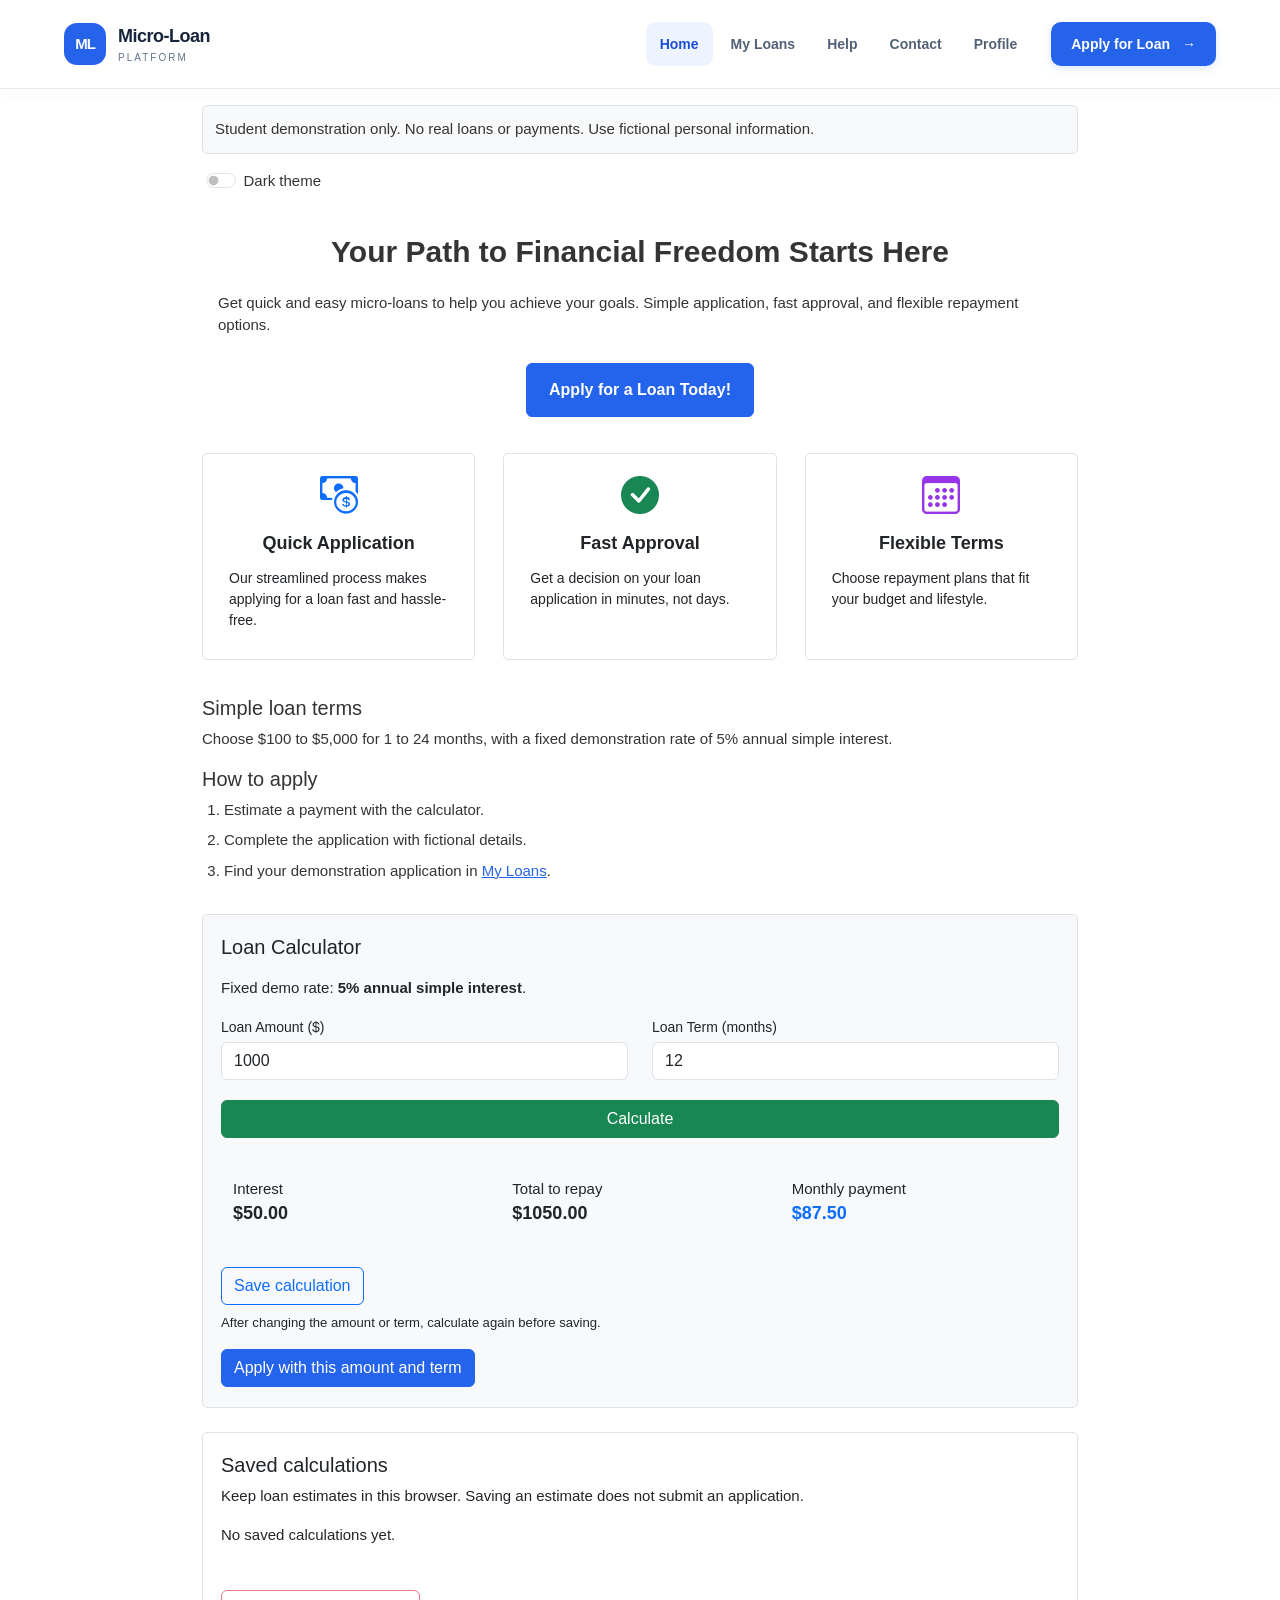
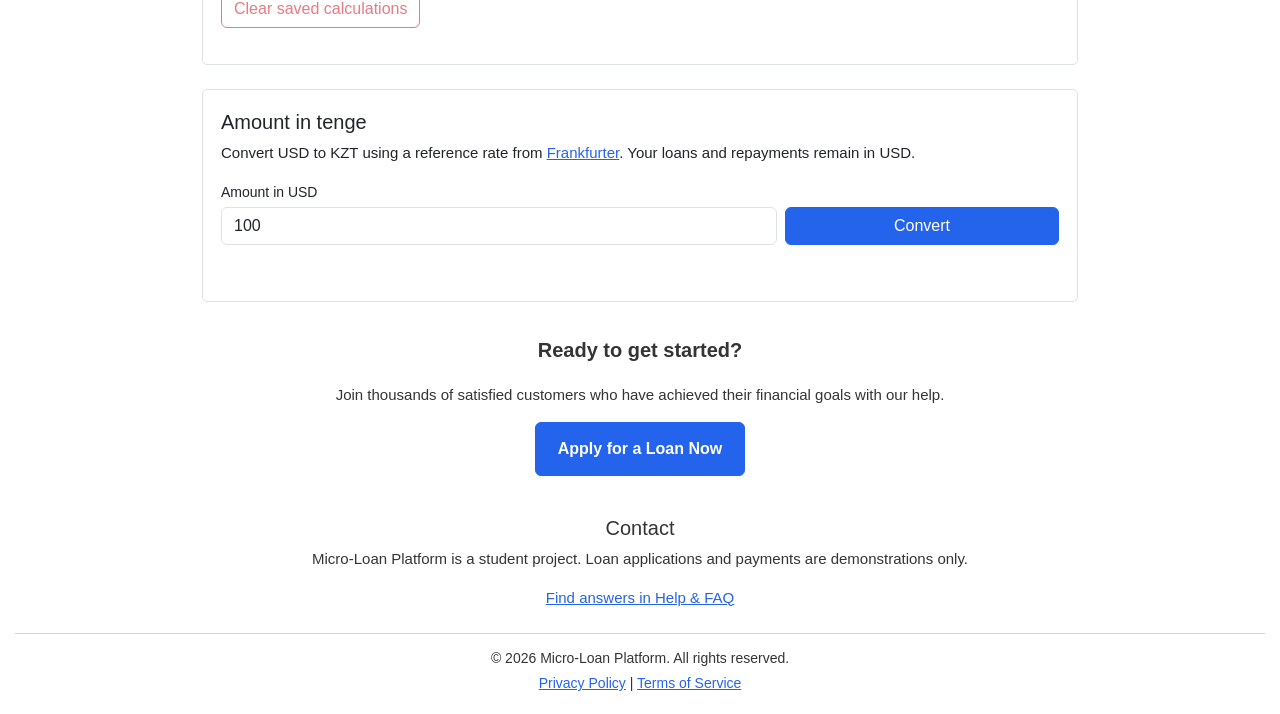
<file: index.html>
<!DOCTYPE html>
<html lang="en">
<head>
  <meta charset="UTF-8">
  <meta name="viewport" content="width=device-width, initial-scale=1.0">
  <meta name="description" content="Micro-Loan Platform: a student demo of a simple micro-loan application website.">
  <title>Home | Micro-Loan Platform</title>
  <link href="https://cdn.jsdelivr.net/npm/bootstrap@5.3.3/dist/css/bootstrap.min.css" rel="stylesheet">
  <link href="https://cdn.jsdelivr.net/npm/bootstrap-icons@1.11.3/font/bootstrap-icons.min.css" rel="stylesheet">
  <link href="css/common.css" rel="stylesheet">
  <link href="css/public.css" rel="stylesheet">
  <link rel="stylesheet" href="css/navbar.css">
  <link rel="stylesheet" href="css/theme.css">
  <script src="js/theme.js"></script>
</head>
<body>
  <header class="site-header">
    <div class="navbar-shell">
      <a class="nav-brand" href="index.html" aria-label="Micro-Loan Platform home">
        <span class="nav-brand-mark" aria-hidden="true">ML</span>
        <span><span class="nav-brand-name">Micro-Loan</span><span class="nav-brand-caption">Platform</span></span>
      </a>
      <input class="nav-menu-toggle" id="nav-menu-toggle" type="checkbox" aria-label="Toggle navigation menu" aria-controls="primary-navigation">
      <label class="nav-toggle" for="nav-menu-toggle">
        <span aria-hidden="true"></span><span aria-hidden="true"></span><span aria-hidden="true"></span>
      </label>
      <nav id="primary-navigation" class="primary-nav" aria-label="Main navigation">
        <ul class="primary-links">
          <li><a href="index.html" aria-current="page">Home</a></li>
          <li><a href="loans.html">My Loans</a></li>
          <li><a href="help.html">Help</a></li>
          <li><a href="index.html#contact">Contact</a></li>
          <li><a href="loans.html#profile-demo">Profile</a></li>
          <li class="nav-apply"><a class="nav-cta" href="apply.html">Apply for Loan<span aria-hidden="true">&rarr;</span></a></li>
        </ul>
      </nav>
    </div>
  </header>

  <main class="container page-content">
    <p class="demo-notice mt-3">Student demonstration only. No real loans or payments. Use fictional personal information.</p>
    <section class="theme-setting" aria-label="Appearance">
      <div class="form-check form-switch">
        <input id="dark-theme" class="form-check-input" type="checkbox" role="switch" aria-describedby="theme-message">
        <label class="form-check-label" for="dark-theme">Dark theme</label>
      </div>
      <p id="theme-message" class="small mb-0" role="status"></p>
    </section>
    <section class="hero text-center" aria-labelledby="hero-title">
      <h1 id="hero-title">Your Path to Financial Freedom Starts Here</h1>
      <p class="hero-description">Get quick and easy micro-loans to help you achieve your goals. Simple application, fast approval, and flexible repayment options.</p>
      <a class="btn btn-primary main-cta" href="apply.html">Apply for a Loan Today!</a>
    </section>

    <section class="feature-grid" aria-label="Loan benefits">
      <article class="card feature-card text-center">
        <i class="bi bi-cash-coin feature-icon text-primary" aria-hidden="true"></i>
        <h2>Quick Application</h2>
        <p>Our streamlined process makes applying for a loan fast and hassle-free.</p>
      </article>
      <article class="card feature-card text-center">
        <i class="bi bi-check-circle-fill feature-icon text-success" aria-hidden="true"></i>
        <h2>Fast Approval</h2>
        <p>Get a decision on your loan application in minutes, not days.</p>
      </article>
      <article class="card feature-card text-center">
        <i class="bi bi-calendar3 feature-icon calendar-icon" aria-hidden="true"></i>
        <h2>Flexible Terms</h2>
        <p>Choose repayment plans that fit your budget and lifestyle.</p>
      </article>
    </section>

    <section class="information-section" aria-labelledby="terms-title">
      <h2 id="terms-title">Simple loan terms</h2>
      <p>Choose $100 to $5,000 for 1 to 24 months, with a fixed demonstration rate of 5% annual simple interest.</p>
      <h2>How to apply</h2>
      <ol class="application-steps">
        <li>Estimate a payment with the calculator.</li>
        <li>Complete the application with fictional details.</li>
        <li>Find your demonstration application in <a href="loans.html">My Loans</a>.</li>
      </ol>
    </section>

    <section class="card calculator" aria-labelledby="calculator-title">
      <h2 id="calculator-title">Loan Calculator</h2>
      <p>Fixed demo rate: <strong>5% annual simple interest</strong>.</p>
      <form id="loan-calculator" novalidate>
        <div class="row">
          <div class="col-12 col-md-6 mb-3">
            <label class="form-label" for="loan-amount">Loan Amount ($)</label>
            <input class="form-control" id="loan-amount" name="amount" type="number" value="1000" min="100" max="5000" step="0.01" required aria-describedby="loan-amount-error">
            <p class="field-error mb-0" id="loan-amount-error"></p>
          </div>
          <div class="col-12 col-md-6 mb-3">
            <label class="form-label" for="loan-term">Loan Term (months)</label>
            <input class="form-control" id="loan-term" name="term" type="number" value="12" min="1" max="24" step="1" required aria-describedby="loan-term-error">
            <p class="field-error mb-0" id="loan-term-error"></p>
          </div>
        </div>
        <button class="btn btn-success w-100" type="submit">Calculate</button>
      </form>
      <p id="calculator-message" class="text-danger mt-3 mb-0" role="status"></p>
      <div id="calculation-results" aria-live="polite" hidden>
        <dl class="row calculation-results">
          <div class="col-12 col-sm-4"><dt>Interest</dt><dd id="loan-interest"></dd></div>
          <div class="col-12 col-sm-4"><dt>Total to repay</dt><dd id="loan-total"></dd></div>
          <div class="col-12 col-sm-4"><dt>Monthly payment</dt><dd id="monthly-payment" class="text-primary"></dd></div>
        </dl>
      </div>
      <button id="save-calculation" class="btn btn-outline-primary mt-3 align-self-start" type="button" disabled aria-describedby="save-calculation-help">Save calculation</button>
      <p id="save-calculation-help" class="small mt-2 mb-0">After changing the amount or term, calculate again before saving.</p>
      <a id="calculator-apply" class="btn btn-primary mt-3 align-self-start" hidden>Apply with this amount and term</a>
    </section>

    <section class="card final-tool mt-4" aria-labelledby="saved-calculations-title">
      <h2 id="saved-calculations-title" tabindex="-1">Saved calculations</h2>
      <p>Keep loan estimates in this browser. Saving an estimate does not submit an application.</p>
      <p id="saved-calculation-empty">No saved calculations yet.</p>
      <ul id="saved-calculation-list" class="saved-calculation-list" aria-label="Saved loan estimates"></ul>
      <button id="clear-saved-calculations" class="btn btn-outline-danger align-self-start" type="button" disabled>Clear saved calculations</button>
      <p id="saved-calculation-message" class="mt-3 mb-0" role="status"></p>
    </section>

    <section class="card final-tool mt-4" aria-labelledby="currency-title">
      <h2 id="currency-title">Amount in tenge</h2>
      <p>Convert USD to KZT using a reference rate from <a href="https://frankfurter.dev/" target="_blank" rel="noopener noreferrer">Frankfurter</a>. Your loans and repayments remain in USD.</p>
      <form id="currency-form" novalidate>
        <label class="form-label" for="currency-amount">Amount in USD</label>
        <div class="row align-items-start g-2">
          <div class="col-12 col-sm-8">
            <input class="form-control" id="currency-amount" name="usd" type="number" min="0.01" step="0.01" value="100" required aria-describedby="currency-amount-error">
            <p id="currency-amount-error" class="field-error mb-0"></p>
          </div>
          <div class="col-12 col-sm-4">
            <button id="convert-currency" class="btn btn-primary w-100" type="submit">Convert</button>
          </div>
        </div>
      </form>
      <p id="currency-message" class="mt-3 mb-0" role="status"></p>
      <div id="currency-result" class="mt-3" aria-live="polite"></div>
    </section>

    <section class="bottom-cta text-center" aria-labelledby="cta-title">
      <h2 id="cta-title">Ready to get started?</h2>
      <p>Join thousands of satisfied customers who have achieved their financial goals with our help.</p>
      <a class="btn btn-primary main-cta" href="apply.html">Apply for a Loan Now</a>
    </section>

    <section id="contact" class="contact-section text-center" aria-labelledby="contact-title">
      <h2 id="contact-title">Contact</h2>
      <p>Micro-Loan Platform is a student project. Loan applications and payments are demonstrations only.</p>
      <a href="help.html">Find answers in Help &amp; FAQ</a>
    </section>
  </main>

  <footer class="site-footer text-center">
    <p class="mb-1">© 2026 Micro-Loan Platform. All rights reserved.</p>
    <nav aria-label="Legal navigation">
      <a href="loan-details.html#privacy">Privacy Policy</a>
      <span aria-hidden="true"> | </span>
      <a href="loan-details.html#terms">Terms of Service</a>
    </nav>
  </footer>
  <script src="js/store.js" defer></script>
  <script src="js/public.js" defer></script>
  <script src="js/currency.js" defer></script>
  <script src="js/saved-calculations.js" defer></script>
</body>
</html>
</file>
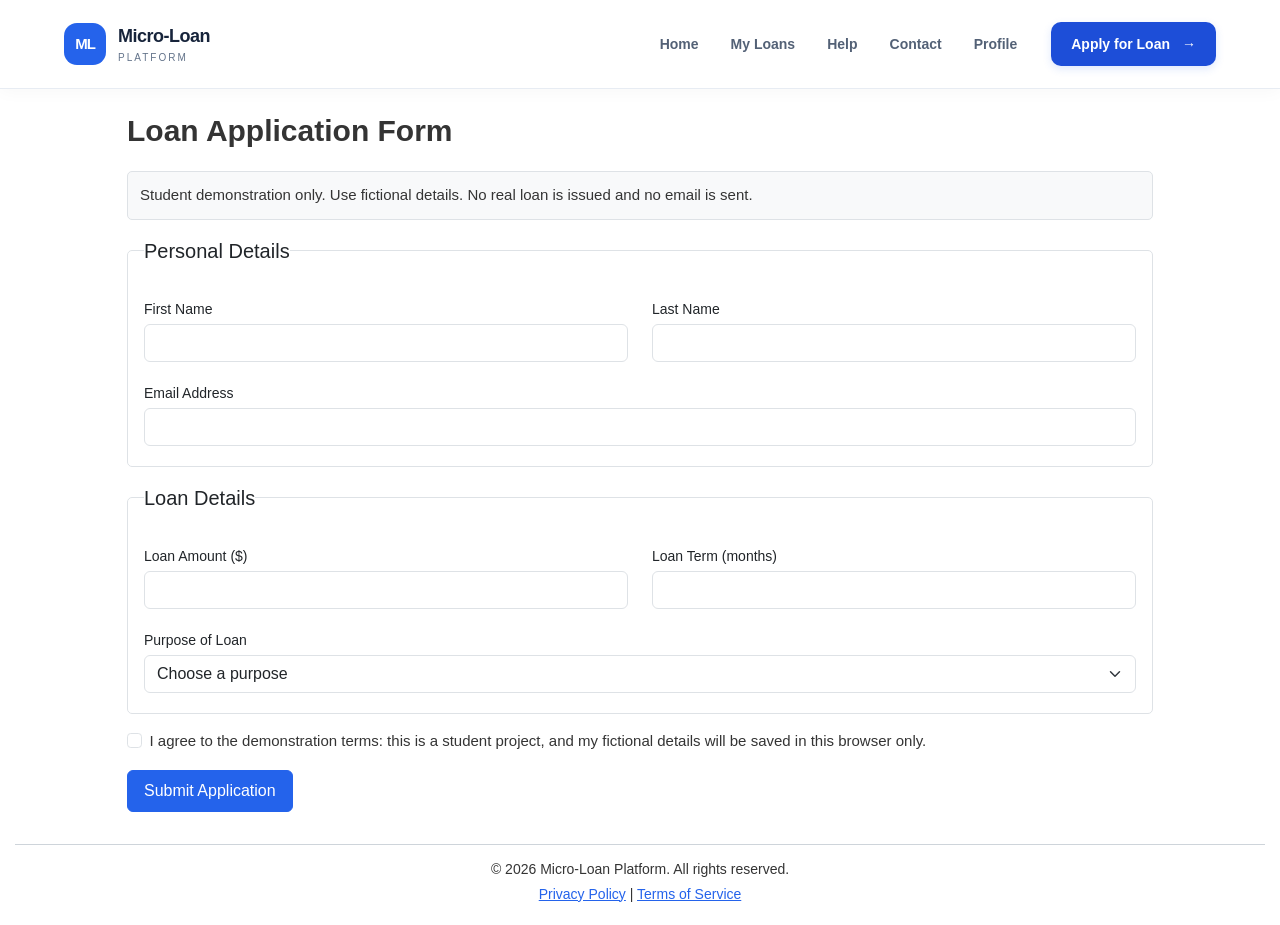
<file: apply.html>
<!DOCTYPE html>
<html lang="en">
<head>
  <meta charset="UTF-8">
  <meta name="viewport" content="width=device-width, initial-scale=1.0">
  <meta name="description" content="Loan Application Form for the Micro-Loan Platform student demonstration.">
  <title>Loan Application Form | Micro-Loan Platform</title>
  <link href="https://cdn.jsdelivr.net/npm/bootstrap@5.3.3/dist/css/bootstrap.min.css" rel="stylesheet">
  <link href="css/common.css" rel="stylesheet">
  <link href="css/public.css" rel="stylesheet">
  <link rel="stylesheet" href="css/navbar.css">
  <link rel="stylesheet" href="css/theme.css">
  <script src="js/theme.js"></script>
</head>
<body>
  <header class="site-header">
    <div class="navbar-shell">
      <a class="nav-brand" href="index.html" aria-label="Micro-Loan Platform home">
        <span class="nav-brand-mark" aria-hidden="true">ML</span>
        <span><span class="nav-brand-name">Micro-Loan</span><span class="nav-brand-caption">Platform</span></span>
      </a>
      <input class="nav-menu-toggle" id="nav-menu-toggle" type="checkbox" aria-label="Toggle navigation menu" aria-controls="primary-navigation">
      <label class="nav-toggle" for="nav-menu-toggle">
        <span aria-hidden="true"></span><span aria-hidden="true"></span><span aria-hidden="true"></span>
      </label>
      <nav id="primary-navigation" class="primary-nav" aria-label="Main navigation">
        <ul class="primary-links">
          <li><a href="index.html">Home</a></li>
          <li><a href="loans.html">My Loans</a></li>
          <li><a href="help.html">Help</a></li>
          <li><a href="index.html#contact">Contact</a></li>
          <li><a href="loans.html#profile-demo">Profile</a></li>
          <li class="nav-apply"><a class="nav-cta" href="apply.html" aria-current="page">Apply for Loan<span aria-hidden="true">&rarr;</span></a></li>
        </ul>
      </nav>
    </div>
  </header>
  <main class="container application-page">
    <h1>Loan Application Form</h1>
    <p class="demo-notice">Student demonstration only. Use fictional details. No real loan is issued and no email is sent.</p>
    <form id="application-form" novalidate>
      <fieldset class="card p-3 mb-3">
        <legend class="float-none w-auto fs-5 mb-3">Personal Details</legend>
        <div class="row">
          <div class="col-12 col-md-6 mb-3">
            <label class="form-label" for="first-name">First Name</label>
            <input class="form-control" id="first-name" name="firstName" type="text" autocomplete="given-name" minlength="2" required aria-describedby="first-name-error">
            <p class="field-error mb-0" id="first-name-error"></p>
          </div>
          <div class="col-12 col-md-6 mb-3">
            <label class="form-label" for="last-name">Last Name</label>
            <input class="form-control" id="last-name" name="lastName" type="text" autocomplete="family-name" minlength="2" required aria-describedby="last-name-error">
            <p class="field-error mb-0" id="last-name-error"></p>
          </div>
          <div class="col-12">
            <label class="form-label" for="email">Email Address</label>
            <input class="form-control" id="email" name="email" type="email" autocomplete="email" required aria-describedby="email-error">
            <p class="field-error mb-0" id="email-error"></p>
          </div>
        </div>
      </fieldset>
      <fieldset class="card p-3 mb-3">
        <legend class="float-none w-auto fs-5 mb-3">Loan Details</legend>
        <div class="row">
          <div class="col-12 col-md-6 mb-3">
            <label class="form-label" for="application-amount">Loan Amount ($)</label>
            <input class="form-control" id="application-amount" name="amount" type="number" min="100" max="5000" step="0.01" required aria-describedby="application-amount-error">
            <p class="field-error mb-0" id="application-amount-error"></p>
          </div>
          <div class="col-12 col-md-6 mb-3">
            <label class="form-label" for="application-term">Loan Term (months)</label>
            <input class="form-control" id="application-term" name="termMonths" type="number" min="1" max="24" step="1" required aria-describedby="application-term-error">
            <p class="field-error mb-0" id="application-term-error"></p>
          </div>
          <div class="col-12">
            <label class="form-label" for="purpose">Purpose of Loan</label>
            <select class="form-select" id="purpose" name="purpose" required aria-describedby="purpose-error">
              <option value="">Choose a purpose</option>
              <option value="education">Education</option>
              <option value="business">Business</option>
              <option value="personal">Personal</option>
              <option value="other">Other</option>
            </select>
            <p class="field-error mb-0" id="purpose-error"></p>
          </div>
        </div>
      </fieldset>
      <div class="form-check mb-3">
        <input class="form-check-input" id="consent" name="consent" type="checkbox" required aria-describedby="consent-error">
        <label class="form-check-label" for="consent">I agree to the demonstration terms: this is a student project, and my fictional details will be saved in this browser only.</label>
        <p class="field-error mb-0" id="consent-error"></p>
      </div>
      <button class="btn btn-primary px-3 py-2" id="submit-application" type="submit">Submit Application</button>
      <div id="application-message" role="status" aria-live="polite"></div>
      <div id="application-next" class="mt-3" hidden>
        <a class="btn btn-primary" href="loans.html">View My Loans</a>
      </div>
    </form>
  </main>
  <footer class="site-footer text-center">
    <p class="mb-1">© 2026 Micro-Loan Platform. All rights reserved.</p>
    <nav aria-label="Legal navigation">
      <a href="loan-details.html#privacy">Privacy Policy</a>
      <span aria-hidden="true"> | </span>
      <a href="loan-details.html#terms">Terms of Service</a>
    </nav>
  </footer>
  <script src="js/store.js" defer></script>
  <script src="js/public.js" defer></script>
  <script src="js/application.js" defer></script>
</body>
</html>
</file>
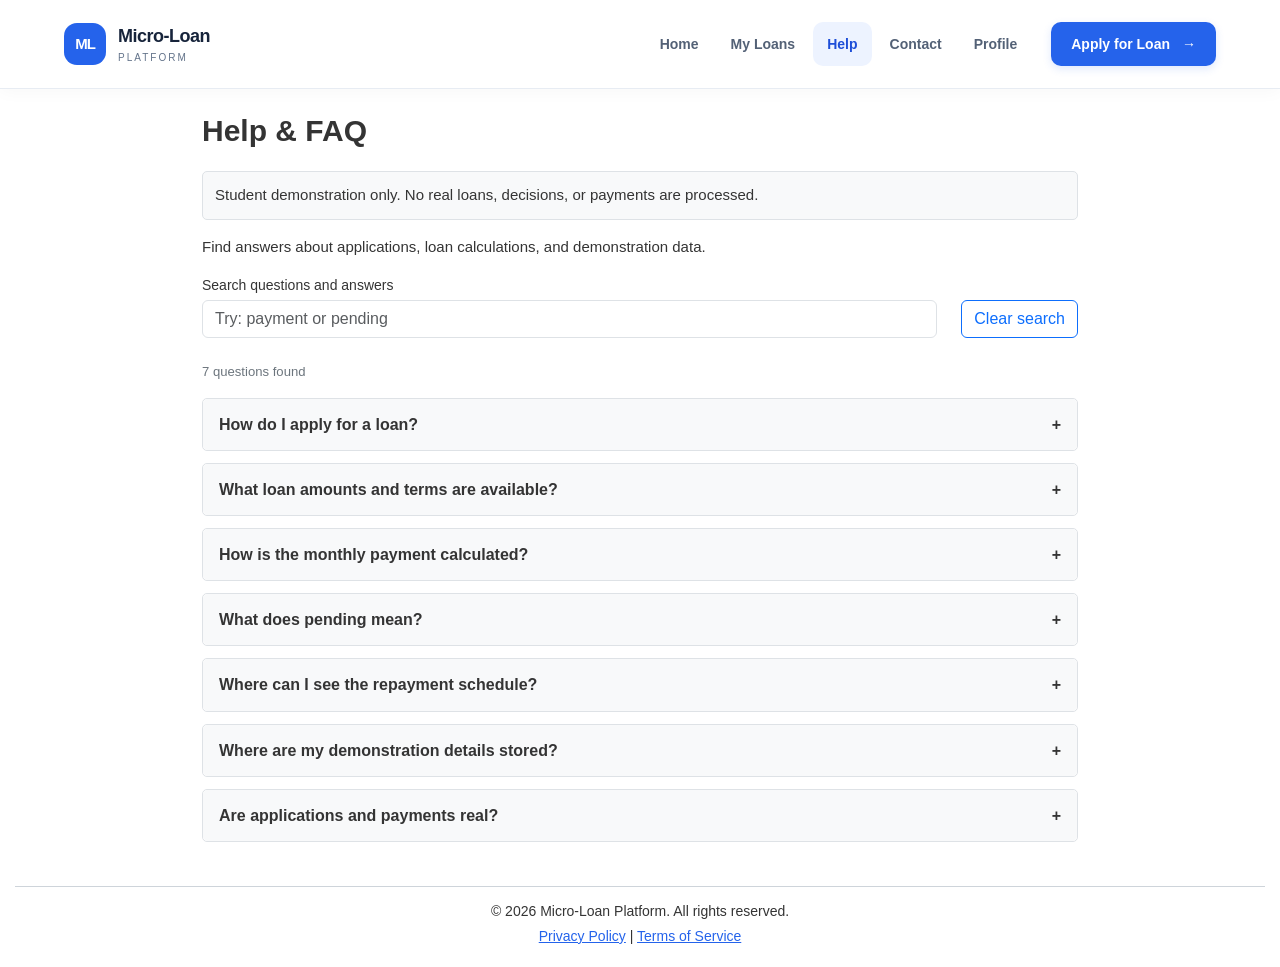
<file: help.html>
<!DOCTYPE html>
<html lang="en">
<head>
  <meta charset="UTF-8">
  <meta name="viewport" content="width=device-width, initial-scale=1.0">
  <meta name="description" content="Help &amp; FAQ for the Micro-Loan Platform student demonstration.">
  <title>Help &amp; FAQ | Micro-Loan Platform</title>
  <link href="https://cdn.jsdelivr.net/npm/bootstrap@5.3.3/dist/css/bootstrap.min.css" rel="stylesheet">
  <link href="css/common.css" rel="stylesheet">
  <link href="css/public.css" rel="stylesheet">
  <link rel="stylesheet" href="css/navbar.css">
  <link rel="stylesheet" href="css/theme.css">
  <script src="js/theme.js"></script>
</head>
<body>
  <header class="site-header">
    <div class="navbar-shell">
      <a class="nav-brand" href="index.html" aria-label="Micro-Loan Platform home">
        <span class="nav-brand-mark" aria-hidden="true">ML</span>
        <span><span class="nav-brand-name">Micro-Loan</span><span class="nav-brand-caption">Platform</span></span>
      </a>
      <input class="nav-menu-toggle" id="nav-menu-toggle" type="checkbox" aria-label="Toggle navigation menu" aria-controls="primary-navigation">
      <label class="nav-toggle" for="nav-menu-toggle">
        <span aria-hidden="true"></span><span aria-hidden="true"></span><span aria-hidden="true"></span>
      </label>
      <nav id="primary-navigation" class="primary-nav" aria-label="Main navigation">
        <ul class="primary-links">
          <li><a href="index.html">Home</a></li>
          <li><a href="loans.html">My Loans</a></li>
          <li><a href="help.html" aria-current="page">Help</a></li>
          <li><a href="index.html#contact">Contact</a></li>
          <li><a href="loans.html#profile-demo">Profile</a></li>
          <li class="nav-apply"><a class="nav-cta" href="apply.html">Apply for Loan<span aria-hidden="true">&rarr;</span></a></li>
        </ul>
      </nav>
    </div>
  </header>
  <main class="container help-page">
    <h1>Help &amp; FAQ</h1>
    <p class="demo-notice">Student demonstration only. No real loans, decisions, or payments are processed.</p>
    <p>Find answers about applications, loan calculations, and demonstration data.</p>
    <div class="row align-items-end mb-3">
      <div class="col-12 col-sm mb-2">
        <label class="form-label" for="faq-search">Search questions and answers</label>
        <input class="form-control" id="faq-search" type="search" placeholder="Try: payment or pending" aria-controls="faq-list">
      </div>
      <div class="col-12 col-sm-auto mb-2">
        <button class="btn btn-outline-primary" id="clear-faq" type="button">Clear search</button>
      </div>
    </div>
    <p class="small text-secondary" id="faq-count" aria-live="polite"></p>
    <p id="faq-status" role="status">Questions could not be loaded. Check your internet connection and reload the page.</p>
    <div id="faq-list"></div>
    <p id="faq-empty" class="alert alert-info" role="status" style="display: none;">No questions found. Try another search.</p>
    <noscript><p>Enable JavaScript to search and read the FAQ.</p></noscript>
  </main>
  <footer class="site-footer text-center">
    <p class="mb-1">© 2026 Micro-Loan Platform. All rights reserved.</p>
    <nav aria-label="Legal navigation">
      <a href="loan-details.html#privacy">Privacy Policy</a>
      <span aria-hidden="true"> | </span>
      <a href="loan-details.html#terms">Terms of Service</a>
    </nav>
  </footer>
  <script src="https://code.jquery.com/jquery-3.7.1.min.js" defer></script>
  <script src="js/help.js" defer></script>
</body>
</html>
</file>
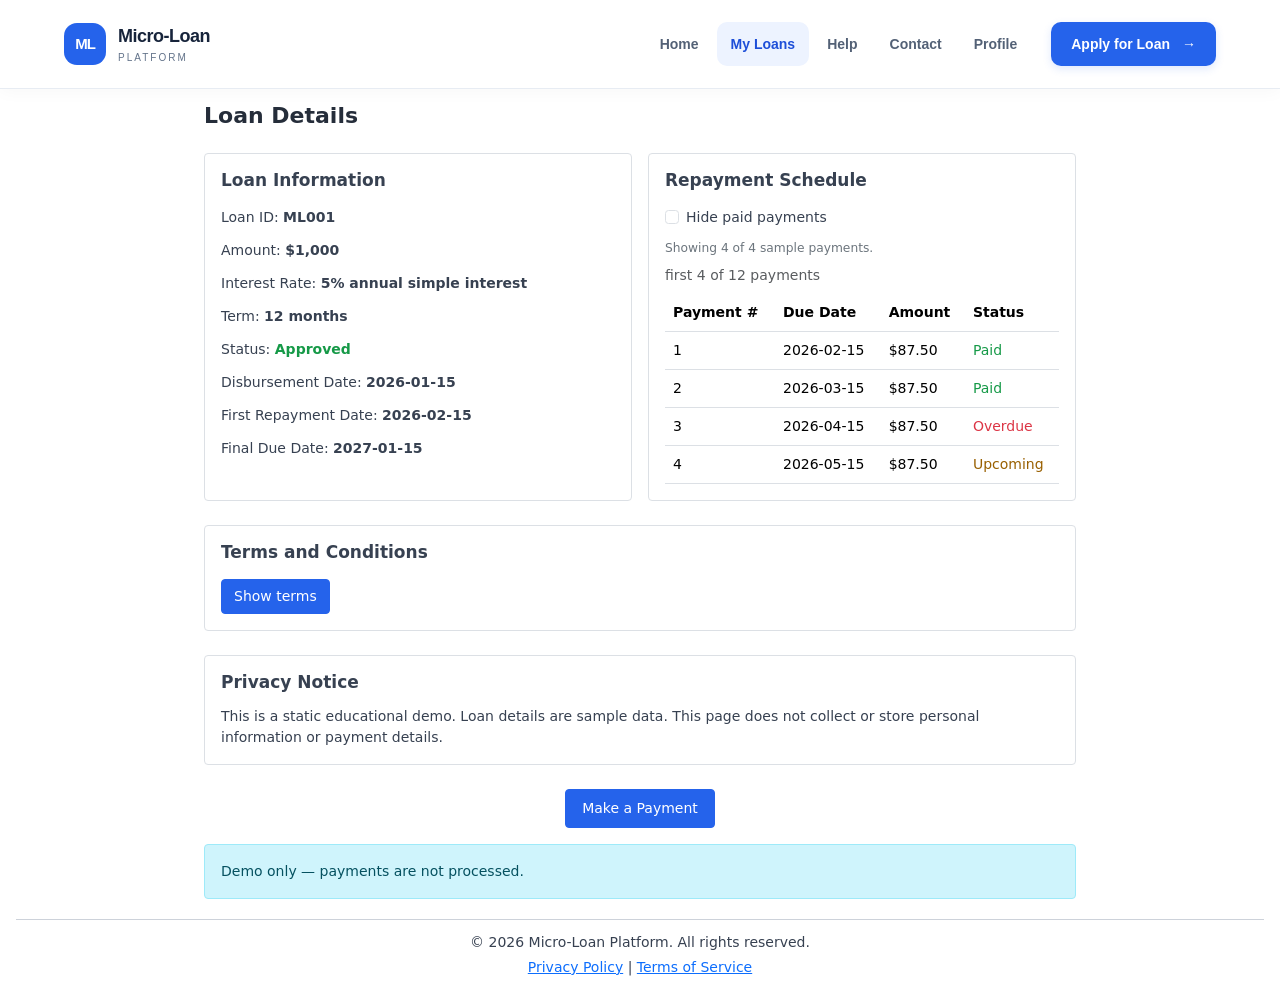
<file: loan-details.html>
<!DOCTYPE html>
<html lang="en">
<head>
  <meta charset="UTF-8">
  <meta name="viewport" content="width=device-width, initial-scale=1.0">
  <meta name="description" content="View demo loan ML001, its repayment schedule, terms and conditions, and privacy notice.">
  <title>Loan Details | Micro-Loan Platform</title>
  <link href="https://cdn.jsdelivr.net/npm/bootstrap@5.3.3/dist/css/bootstrap.min.css" rel="stylesheet" integrity="sha384-QWTKZyjpPEjISv5WaRU9OFeRpok6YctnYmDr5pNlyT2bRjXh0JMhjY6hW+ALEwIH" crossorigin="anonymous">
  <link rel="stylesheet" href="css2/style2.css">
  <script src="https://code.jquery.com/jquery-3.7.1.min.js" integrity="sha256-/JqT3SQfawRcv/BIHPThkBvs0OEvtFFmqPF/lYI/Cxo=" crossorigin="anonymous" defer></script>
  <script src="js/store.js" defer></script>
  <script src="js/data.js" defer></script>
  <script src="js/loan-details.js" defer></script>
  <link rel="stylesheet" href="css/navbar.css">
  <link rel="stylesheet" href="css/theme.css">
  <script src="js/theme.js"></script>
</head>
<body>
  <header class="site-header">
    <div class="navbar-shell">
      <a class="nav-brand" href="index.html" aria-label="Micro-Loan Platform home">
        <span class="nav-brand-mark" aria-hidden="true">ML</span>
        <span><span class="nav-brand-name">Micro-Loan</span><span class="nav-brand-caption">Platform</span></span>
      </a>
      <input class="nav-menu-toggle" id="nav-menu-toggle" type="checkbox" aria-label="Toggle navigation menu" aria-controls="primary-navigation">
      <label class="nav-toggle" for="nav-menu-toggle">
        <span aria-hidden="true"></span><span aria-hidden="true"></span><span aria-hidden="true"></span>
      </label>
      <nav id="primary-navigation" class="primary-nav" aria-label="Main navigation">
        <ul class="primary-links">
          <li><a href="index.html">Home</a></li>
          <li><a href="loans.html" aria-current="location">My Loans</a></li>
          <li><a href="help.html">Help</a></li>
          <li><a href="index.html#contact">Contact</a></li>
          <li><a href="loans.html#profile-demo">Profile</a></li>
          <li class="nav-apply"><a class="nav-cta" href="apply.html">Apply for Loan<span aria-hidden="true">&rarr;</span></a></li>
        </ul>
      </nav>
    </div>
  </header>
  
  <main class="container page-content loan-details">
    <h1 class="section-title mb-4">Loan Details</h1>

    <div class="row g-3 mb-4">
      <div class="col-12 col-md-6">
        <section class="card loan-information h-100 p-3" aria-labelledby="information-heading">
          <h2 id="information-heading" class="card-title mb-3">Loan Information</h2>
          <p>Loan ID: <strong>ML001</strong></p>
          <p>Amount: <strong>$1,000</strong></p>
          <p>Interest Rate: <strong>5% annual simple interest</strong></p>
          <p>Term: <strong>12 months</strong></p>
          <p>Status: <strong class="text-success">Approved</strong></p>
          <p>Disbursement Date: <strong><time datetime="2026-01-15">2026-01-15</time></strong></p>
          <p>First Repayment Date: <strong><time datetime="2026-02-15">2026-02-15</time></strong></p>
          <p class="mb-0">Final Due Date: <strong><time datetime="2027-01-15">2027-01-15</time></strong></p>
        </section>
      </div>

      <div class="col-12 col-md-6">
        <section class="card h-100 p-3" aria-labelledby="schedule-heading">
          <h2 id="schedule-heading" class="card-title mb-3">Repayment Schedule</h2>
          <div class="form-check mb-2">
            <input class="form-check-input" id="hide-paid" type="checkbox">
            <label class="form-check-label" for="hide-paid">Hide paid payments</label>
          </div>
          <p id="payments-count" class="small text-secondary mb-2" role="status"></p>
          <div class="table-responsive" tabindex="0" role="region" aria-label="Repayment schedule, scroll horizontally on small screens">
            <table class="table repayment-table align-middle mb-0">
              <caption class="caption-top pt-0">first 4 of 12 payments</caption>
              <thead>
                <tr>
                  <th scope="col">Payment #</th>
                  <th scope="col">Due Date</th>
                  <th scope="col">Amount</th>
                  <th scope="col">Status</th>
                </tr>
              </thead>
              <tbody id="payments-list"></tbody>
            </table>
          </div>
          <noscript><p>Please enable JavaScript to view the sample payments.</p></noscript>
        </section>
      </div>
    </div>

    <section id="terms" class="card p-3 mb-4" aria-labelledby="terms-heading">
      <h2 id="terms-heading" class="card-title mb-3">Terms and Conditions</h2>
      <button id="terms-toggle" class="btn btn-primary align-self-start" type="button" aria-controls="terms-content" aria-expanded="false" hidden>Show terms</button>
      <div id="terms-content" class="terms-content">
      <ol class="ps-3 mt-3 mb-0">
        <li class="mb-3">All repayments must be made on or before the due date.</li>
        <li class="mb-3">Late payments may incur a penalty fee of 2% of the outstanding amount.</li>
        <li class="mb-3">Early repayment is permitted without penalty.</li>
        <li class="mb-3">The interest rate is fixed for the entire loan term.</li>
        <li>In case of default, the lender reserves the right to take legal action.</li>
      </ol>
      </div>
    </section>

    <section id="privacy" class="card p-3 mb-4" aria-labelledby="privacy-heading">
      <h2 id="privacy-heading" class="card-title">Privacy Notice</h2>
      <p class="mb-0">This is a static educational demo. Loan details are sample data. This page does not collect or store personal information or payment details.</p>
    </section>

    <div class="text-center mb-3">
      <a class="btn btn-primary px-3 py-2" href="#payment-demo">Make a Payment</a>
    </div>
    <aside id="payment-demo" class="alert alert-info mb-0" aria-label="Payment demo">
      Demo only — payments are not processed.
    </aside>
  </main>

  <footer class="site-footer text-center">
    <p class="mb-1">© 2026 Micro-Loan Platform. All rights reserved.</p>
    <p class="mb-0"><a href="loan-details.html#privacy">Privacy Policy</a> <span aria-hidden="true">|</span> <a href="loan-details.html#terms">Terms of Service</a></p>
  </footer>
</body>
</html>
</file>
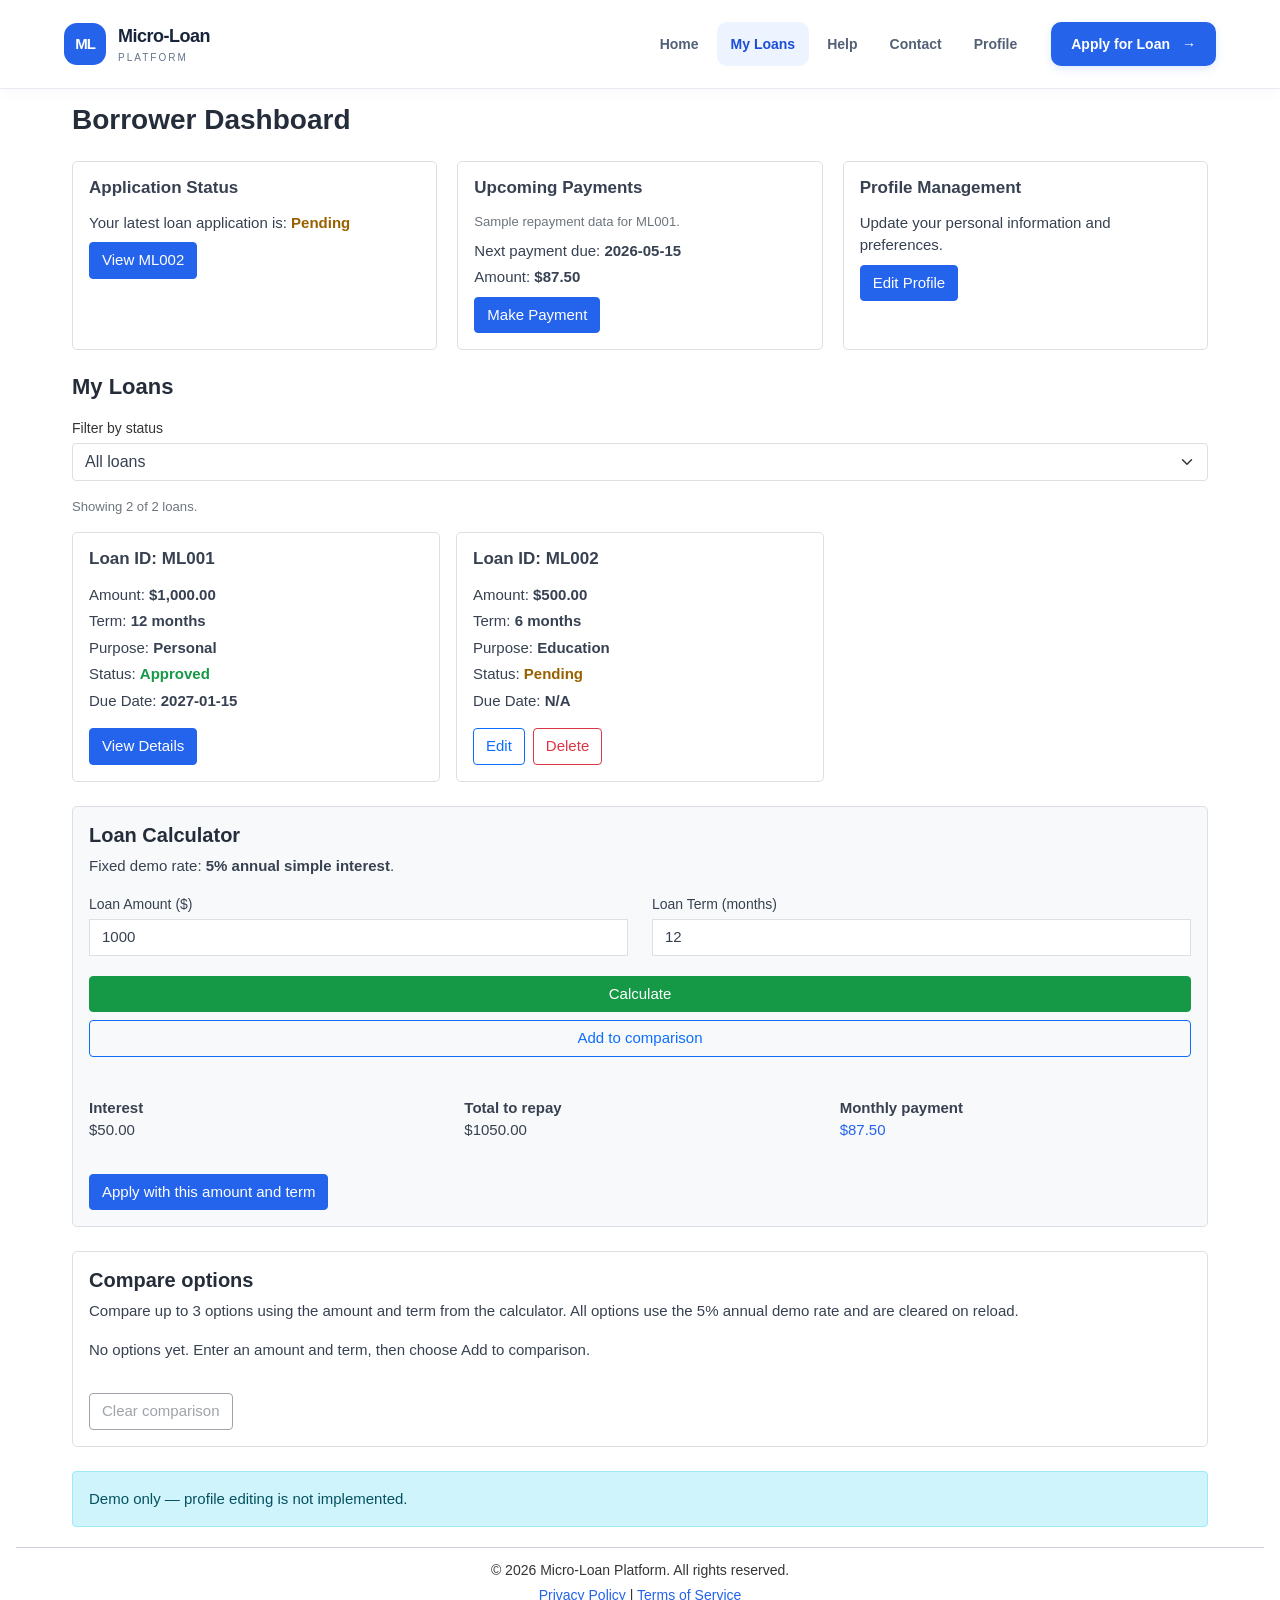
<file: loans.html>
<!DOCTYPE html>
<html lang="en">
<head>
  <meta charset="UTF-8">
  <meta name="viewport" content="width=device-width, initial-scale=1.0">
  <meta name="description" content="View your demo loan applications, upcoming payments, and loan details on the Micro-Loan Platform.">
  <title>Borrower Dashboard | Micro-Loan Platform</title>
  <link href="https://cdn.jsdelivr.net/npm/bootstrap@5.3.3/dist/css/bootstrap.min.css" rel="stylesheet" integrity="sha384-QWTKZyjpPEjISv5WaRU9OFeRpok6YctnYmDr5pNlyT2bRjXh0JMhjY6hW+ALEwIH" crossorigin="anonymous">
  <link rel="stylesheet" href="css/common.css">
  <link rel="stylesheet" href="css2/style2.css">
  <script src="js/store.js" defer></script>
  <script src="js/loan.js" defer></script>
  <script src="js/data.js" defer></script>
  <script src="js/dashboard.js" defer></script>
  <script src="js/public.js" defer></script>
  <script src="js/comparison.js" defer></script>
  <link rel="stylesheet" href="css/navbar.css">
  <link rel="stylesheet" href="css/theme.css">
  <script src="js/theme.js"></script>
</head>
<body>
  <header class="site-header">
    <div class="navbar-shell">
      <a class="nav-brand" href="index.html" aria-label="Micro-Loan Platform home">
        <span class="nav-brand-mark" aria-hidden="true">ML</span>
        <span><span class="nav-brand-name">Micro-Loan</span><span class="nav-brand-caption">Platform</span></span>
      </a>
      <input class="nav-menu-toggle" id="nav-menu-toggle" type="checkbox" aria-label="Toggle navigation menu" aria-controls="primary-navigation">
      <label class="nav-toggle" for="nav-menu-toggle">
        <span aria-hidden="true"></span><span aria-hidden="true"></span><span aria-hidden="true"></span>
      </label>
      <nav id="primary-navigation" class="primary-nav" aria-label="Main navigation">
        <ul class="primary-links">
          <li><a href="index.html">Home</a></li>
          <li><a href="loans.html" aria-current="page">My Loans</a></li>
          <li><a href="help.html">Help</a></li>
          <li><a href="index.html#contact">Contact</a></li>
          <li><a href="loans.html#profile-demo">Profile</a></li>
          <li class="nav-apply"><a class="nav-cta" href="apply.html">Apply for Loan<span aria-hidden="true">&rarr;</span></a></li>
        </ul>
      </nav>
    </div>
  </header>

  <main class="container-fluid page-content">
    <h1 class="mb-4">Borrower Dashboard</h1>

    <div class="dashboard-grid mb-4">
      <section class="card p-3" aria-labelledby="application-heading">
        <h2 id="application-heading" class="card-title">Application Status</h2>
        <p class="mb-2">Your latest loan application is: <strong id="latest-application-status"></strong></p>
        <a id="latest-application-link" class="btn btn-primary align-self-start" href="#loans-list">View Application</a>
      </section>

      <section class="card p-3" aria-labelledby="payments-heading">
        <h2 id="payments-heading" class="card-title">Upcoming Payments</h2>
        <p class="small text-secondary mb-2">Sample repayment data for ML001.</p>
        <p class="mb-1">Next payment due: <strong><time datetime="2026-05-15">2026-05-15</time></strong></p>
        <p class="mb-2">Amount: <strong>$87.50</strong></p>
        <a class="btn btn-primary align-self-start" href="loan-details.html#payment-demo">Make Payment</a>
      </section>

      <section class="card p-3" aria-labelledby="profile-heading">
        <h2 id="profile-heading" class="card-title">Profile Management</h2>
        <p class="mb-2">Update your personal information and preferences.</p>
        <a class="btn btn-primary align-self-start" href="#profile-demo">Edit Profile</a>
      </section>
    </div>

    <section class="mb-4" aria-labelledby="loans-heading">
      <h2 id="loans-heading" class="section-title mb-3">My Loans</h2>
      <div class="mb-3">
        <label class="form-label" for="loan-status">Filter by status</label>
        <select class="form-select" id="loan-status">
          <option value="all">All loans</option>
          <option value="approved">Approved</option>
          <option value="pending">Pending</option>
          <option value="repaid">Repaid</option>
        </select>
      </div>
      <p id="loans-count" class="small text-secondary" role="status"></p>
      <div id="loans-list" class="row g-3"></div>
      <p id="loan-action-message" class="mt-3 mb-0" role="status"></p>
      <section id="loan-editor" class="card p-3 mt-3" aria-labelledby="edit-heading" hidden>
        <h3 id="edit-heading" class="card-title">Edit application <span id="edit-loan-id"></span></h3>
        <form id="edit-application" novalidate>
          <div class="row">
            <div class="col-12 col-md-6 mb-3">
              <label class="form-label" for="edit-amount">Loan Amount ($)</label>
              <input class="form-control" id="edit-amount" name="amount" type="number" min="100" max="5000" step="0.01" required aria-describedby="edit-amount-error">
              <p class="field-error mb-0" id="edit-amount-error"></p>
            </div>
            <div class="col-12 col-md-6 mb-3">
              <label class="form-label" for="edit-term">Loan Term (months)</label>
              <input class="form-control" id="edit-term" name="termMonths" type="number" min="1" max="24" step="1" required aria-describedby="edit-term-error">
              <p class="field-error mb-0" id="edit-term-error"></p>
            </div>
            <div class="col-12 mb-3">
              <label class="form-label" for="edit-purpose">Purpose of Loan</label>
              <select class="form-select" id="edit-purpose" name="purpose" required aria-describedby="edit-purpose-error">
                <option value="">Choose a purpose</option>
                <option value="education">Education</option>
                <option value="business">Business</option>
                <option value="personal">Personal</option>
                <option value="other">Other</option>
              </select>
              <p class="field-error mb-0" id="edit-purpose-error"></p>
            </div>
          </div>
          <div class="d-flex flex-wrap gap-2">
            <button class="btn btn-primary" type="submit">Save changes</button>
            <button class="btn btn-outline-secondary" id="cancel-edit" type="button">Cancel</button>
          </div>
        </form>
      </section>
      <noscript><p>Please enable JavaScript to view the demo loans.</p></noscript>
    </section>

    <section class="card loan-calculator p-3 mb-4" aria-labelledby="calculator-title">
      <h2 id="calculator-title">Loan Calculator</h2>
      <p>Fixed demo rate: <strong>5% annual simple interest</strong>.</p>
      <form id="loan-calculator" novalidate>
        <div class="row">
          <div class="col-12 col-md-6 mb-3">
            <label class="form-label" for="loan-amount">Loan Amount ($)</label>
            <input class="form-control" id="loan-amount" name="amount" type="number" value="1000" min="100" max="5000" step="0.01" required aria-describedby="loan-amount-error">
            <p class="field-error mb-0" id="loan-amount-error"></p>
          </div>
          <div class="col-12 col-md-6 mb-3">
            <label class="form-label" for="loan-term">Loan Term (months)</label>
            <input class="form-control" id="loan-term" name="term" type="number" value="12" min="1" max="24" step="1" required aria-describedby="loan-term-error">
            <p class="field-error mb-0" id="loan-term-error"></p>
          </div>
        </div>
        <button class="btn btn-success w-100" type="submit">Calculate</button>
        <button class="btn btn-outline-primary w-100 mt-2" id="add-comparison" type="button" aria-controls="comparison-table">Add to comparison</button>
      </form>
      <p id="calculator-message" class="text-danger mt-3 mb-0" role="status"></p>
      <div id="calculation-results" aria-live="polite" hidden>
        <dl class="row calculation-results mt-4 mb-2">
          <div class="col-12 col-sm-4"><dt>Interest</dt><dd id="loan-interest"></dd></div>
          <div class="col-12 col-sm-4"><dt>Total to repay</dt><dd id="loan-total"></dd></div>
          <div class="col-12 col-sm-4"><dt>Monthly payment</dt><dd id="monthly-payment" class="text-primary"></dd></div>
        </dl>
      </div>
      <a id="calculator-apply" class="btn btn-primary mt-3 align-self-start" hidden>Apply with this amount and term</a>
    </section>

    <section class="card p-3 mb-4" aria-labelledby="comparison-heading">
      <h2 id="comparison-heading">Compare options</h2>
      <p>Compare up to 3 options using the amount and term from the calculator. All options use the 5% annual demo rate and are cleared on reload.</p>
      <p id="comparison-empty">No options yet. Enter an amount and term, then choose Add to comparison.</p>
      <div id="comparison-table" class="table-responsive" role="region" aria-labelledby="comparison-heading" tabindex="0" hidden>
        <table class="table comparison-table align-middle">
          <caption class="visually-hidden">Loan options at 5% annual simple interest</caption>
          <thead>
            <tr>
              <th scope="col">Amount</th>
              <th scope="col">Term</th>
              <th scope="col">Interest</th>
              <th scope="col">Total to repay</th>
              <th scope="col">Monthly payment</th>
              <th scope="col">Action</th>
            </tr>
          </thead>
          <tbody id="comparison-rows"></tbody>
        </table>
      </div>
      <p id="comparison-message" role="status"></p>
      <button class="btn btn-outline-secondary align-self-start" id="clear-comparison" type="button" disabled>Clear comparison</button>
    </section>

    <aside id="profile-demo" class="alert alert-info mb-0" aria-label="Profile editing demo">
      Demo only — profile editing is not implemented.
    </aside>
  </main>

  <footer class="site-footer text-center">
    <p class="mb-1">© 2026 Micro-Loan Platform. All rights reserved.</p>
    <p class="mb-0"><a href="loan-details.html#privacy">Privacy Policy</a> <span aria-hidden="true">|</span> <a href="loan-details.html#terms">Terms of Service</a></p>
  </footer>
</body>
</html>
</file>
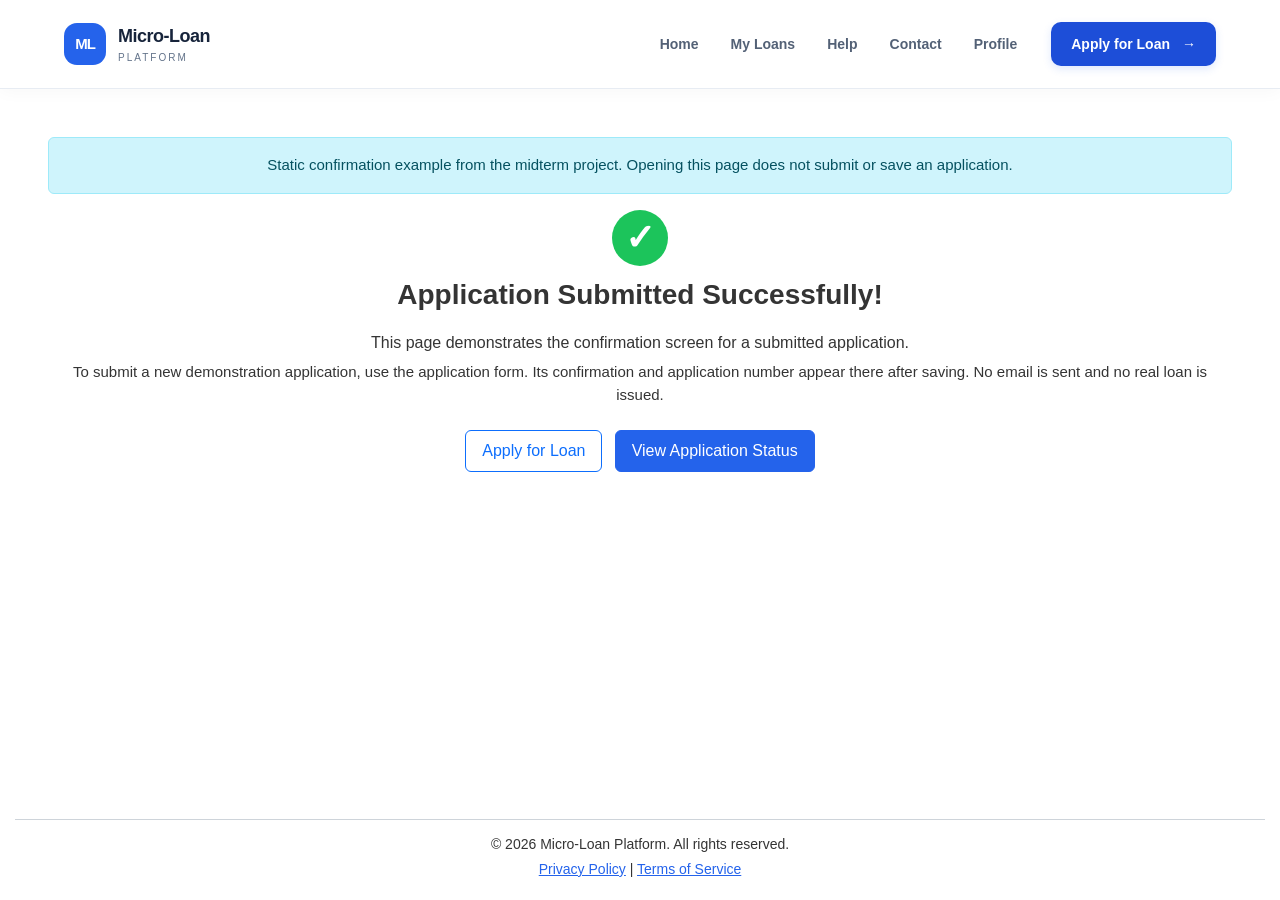
<file: success.html>
<!DOCTYPE html>
<html lang="en">
<head>
  <meta charset="UTF-8">
  <meta name="viewport" content="width=device-width, initial-scale=1.0">
  <meta name="description" content="Demo confirmation of a Micro-Loan Platform application submission.">
  <title>Application Success | Micro-Loan Platform</title>
  <link href="https://cdn.jsdelivr.net/npm/bootstrap@5.3.3/dist/css/bootstrap.min.css" rel="stylesheet">
  <link href="css/style.css" rel="stylesheet">
  <link href="css/common.css" rel="stylesheet">
  <link rel="stylesheet" href="css/navbar.css">
  <link rel="stylesheet" href="css/theme.css">
  <script src="js/theme.js"></script>
</head>
<body class="d-flex flex-column min-vh-100">
  <header class="site-header">
    <div class="navbar-shell">
      <a class="nav-brand" href="index.html" aria-label="Micro-Loan Platform home">
        <span class="nav-brand-mark" aria-hidden="true">ML</span>
        <span><span class="nav-brand-name">Micro-Loan</span><span class="nav-brand-caption">Platform</span></span>
      </a>
      <input class="nav-menu-toggle" id="nav-menu-toggle" type="checkbox" aria-label="Toggle navigation menu" aria-controls="primary-navigation">
      <label class="nav-toggle" for="nav-menu-toggle">
        <span aria-hidden="true"></span><span aria-hidden="true"></span><span aria-hidden="true"></span>
      </label>
      <nav id="primary-navigation" class="primary-nav" aria-label="Main navigation">
        <ul class="primary-links">
          <li><a href="index.html">Home</a></li>
          <li><a href="loans.html">My Loans</a></li>
          <li><a href="help.html">Help</a></li>
          <li><a href="index.html#contact">Contact</a></li>
          <li><a href="loans.html#profile-demo">Profile</a></li>
          <li class="nav-apply"><a class="nav-cta" href="apply.html" aria-current="location">Apply for Loan<span aria-hidden="true">&rarr;</span></a></li>
        </ul>
      </nav>
    </div>
  </header>

  <main class="container-fluid success-page flex-grow-1">
    <p class="alert alert-info text-center">Static confirmation example from the midterm project. Opening this page does not submit or save an application.</p>
    <section class="text-center" aria-labelledby="success-title">
      <span class="success-icon d-flex align-items-center justify-content-center mx-auto rounded-circle text-white" aria-hidden="true">✓</span>
      <h1 id="success-title">Application Submitted Successfully!</h1>
      <p class="success-intro mx-auto">This page demonstrates the confirmation screen for a submitted application.</p>
      <p class="mb-4">To submit a new demonstration application, use the application form. Its confirmation and application number appear there after saving. No email is sent and no real loan is issued.</p>
      <a class="btn btn-outline-primary px-3 py-2 me-2 mb-2" href="apply.html">Apply for Loan</a>
      <a class="btn btn-primary px-3 py-2 mb-2" href="loans.html">View Application Status</a>
    </section>
  </main>

  <footer class="site-footer text-center">
    <p class="mb-1">© 2026 Micro-Loan Platform. All rights reserved.</p>
    <nav aria-label="Legal navigation">
      <a href="loan-details.html#privacy">Privacy Policy</a>
      <span aria-hidden="true"> | </span>
      <a href="loan-details.html#terms">Terms of Service</a>
    </nav>
  </footer>
</body>
</html>
</file>
<file: css/common.css>
:root {
  --site-text: #343434;
  --site-border: #dee2e6;
  --site-blue: #2463eb;
}

body {
  display: flex;
  flex-direction: column;
  min-height: 100vh;
  color: var(--site-text);
  background-color: #fff;
  font-family: Arial, Helvetica, sans-serif;
  font-size: 15px;
  line-height: 1.5;
}

main { flex-grow: 1; }
a { color: var(--site-blue); }
h1 { font-size: 30px; font-weight: 700; margin-bottom: 22px; }
h2 { font-size: 20px; }

a:focus-visible,
button:focus-visible {
  outline: 3px solid var(--site-blue);
  outline-offset: 4px;
}

.site-header {
  margin: 0 15px;
  border-bottom: 1px solid #ced4da;
}

.header-inner {
  display: flex;
  justify-content: space-between;
  align-items: center;
  flex-wrap: wrap;
  gap: 16px;
  padding: 26px 18px 14px;
}

.brand { color: var(--site-text); font-size: 22px; text-decoration: none; }
.nav-links {
  display: flex;
  align-items: center;
  flex-wrap: wrap;
  gap: 16px;
  padding: 0;
  margin: 0;
  list-style: none;
}

.nav-links a[aria-current="page"] { font-weight: 700; }
.btn-primary { background-color: var(--site-blue); border-color: var(--site-blue); }
.card { border-color: var(--site-border); border-radius: 5px; }
.form-label { margin-bottom: 4px; font-size: 14px; }
.form-control:focus, .form-select:focus { border-color: var(--site-blue); }
.field-error { color: #b02a37; font-size: 14px; margin-top: 4px; }
[aria-invalid="true"] { border-color: #b02a37; }
.demo-notice { background: #f8f9fa; border: 1px solid var(--site-border); padding: 12px; border-radius: 5px; }

.site-footer {
  margin: 0 15px;
  padding: 14px 12px 20px;
  border-top: 1px solid #ced4da;
  font-size: 14px;
}

@media (max-width: 768px) {
  .header-inner { justify-content: center; }
  h1 { font-size: 26px; }
}

@media (max-width: 576px) {
  .header-inner { padding: 18px 0; }
  .nav-links { justify-content: center; gap: 12px; }
  h1 { font-size: 24px; }
}
</file>
<file: css/public.css>
.page-content { max-width: 900px; }
.application-page { max-width: 1050px; padding-top: 24px; padding-bottom: 32px; }
.help-page { max-width: 900px; padding-top: 24px; padding-bottom: 32px; }
.hero { position: relative; padding: 24px 16px 36px; }
.hero-description { text-align: left; margin-bottom: 26px; }
.main-cta { padding: 14px 22px; font-weight: 700; }
.feature-grid { display: grid; grid-template-columns: repeat(3, 1fr); gap: 28px; margin-bottom: 28px; }
.feature-card { padding: 22px 26px 28px; }
.feature-icon { display: block; margin: 0 auto 18px; font-size: 38px; line-height: 1; }
.calendar-icon { color: #9634e8; }
.feature-card h2 { font-size: 18px; font-weight: 700; margin-bottom: 14px; }
.feature-card p { text-align: left; margin: 0; font-size: 14px; }
.calculator { background-color: #f8f9fa; padding: 20px 18px; }
.calculator h2 { margin-bottom: 18px; }
.calculation-results { margin: 24px 0 16px; }
.calculation-results dt { font-weight: 400; }
.calculation-results dd { font-weight: 700; font-size: 18px; }
.information-section { padding: 8px 0 24px; }
.application-steps { padding-left: 22px; margin-bottom: 0; }
.application-steps li { margin-bottom: 8px; }
.bottom-cta { padding: 36px 0 22px; }
.bottom-cta h2 { margin-bottom: 22px; font-weight: 700; }
#contact { padding: 18px 0 24px; scroll-margin-top: 20px; }
.faq-item { margin-bottom: 12px; }
.faq-question { width: 100%; padding: 16px; display: flex; justify-content: space-between; gap: 12px; text-align: left; border: 0; border-radius: 5px; background: #f8f9fa; color: var(--site-text); font-weight: 700; }
.faq-question[aria-expanded="true"] { color: var(--site-blue); }
.faq-answer { padding: 16px; }
.faq-answer p { margin: 0; }

@media (max-width: 768px) {
  .feature-grid { grid-template-columns: repeat(2, 1fr); gap: 18px; }
}

@media (max-width: 576px) {
  .feature-grid { grid-template-columns: 1fr; }
  .hero { padding: 24px 0; }
  .feature-card { padding: 22px; }
  .calculator { padding: 18px 14px; }
}

.final-tool { padding: 20px 18px; }
.theme-setting { padding: 0 4px 12px; }
.theme-setting .form-check { margin-bottom: 4px; }
.saved-calculation-list {
  display: grid;
  grid-template-columns: repeat(2, minmax(0, 1fr));
  gap: 16px;
  padding: 0;
  margin: 8px 0 20px;
  list-style: none;
}
.saved-calculation { padding: 16px; }
.saved-calculation h3 { font-size: 18px; margin-bottom: 12px; }
.saved-calculation p { margin-bottom: 8px; }
.saved-calculation button { margin-top: 8px; }

@media (max-width: 576px) {
  .saved-calculation-list { grid-template-columns: 1fr; }
}
</file>
<file: css/navbar.css>
.site-header {
  margin: 0;
  background: #fff;
  border-bottom: 1px solid #e7ecf3;
  box-shadow: 0 3px 16px rgb(15 23 42 / 3%);
  font-family: Arial, Helvetica, sans-serif;
  font-size: 14px;
  line-height: 1.5;
}

.navbar-shell {
  display: flex;
  align-items: center;
  justify-content: space-between;
  gap: 24px;
  max-width: 1200px;
  min-height: 88px;
  margin: 0 auto;
  padding: 16px 24px;
}

.nav-brand {
  display: inline-flex;
  align-items: center;
  gap: 12px;
  flex-shrink: 0;
  color: #17243b;
  text-decoration: none;
}

.nav-brand:hover { color: #2563eb; }
.nav-brand-mark {
  display: grid;
  place-items: center;
  width: 42px;
  height: 42px;
  border-radius: 13px;
  background: #2563eb;
  color: #fff;
  font-size: 15px;
  font-weight: 700;
  letter-spacing: -1px;
}

.nav-brand-name { display: block; font-size: 18px; font-weight: 700; letter-spacing: -0.5px; }
.nav-brand-caption { display: block; color: #64748b; font-size: 10px; letter-spacing: 2px; text-transform: uppercase; }
.primary-links {
  display: flex;
  align-items: center;
  gap: 4px;
  padding: 0;
  margin: 0;
  list-style: none;
}

.primary-links a {
  display: flex;
  align-items: center;
  justify-content: center;
  min-height: 44px;
  padding: 10px 14px;
  border-radius: 10px;
  color: #536176;
  font-weight: 600;
  text-decoration: none;
  transition: background-color 150ms, color 150ms;
}

.primary-links a:hover { background: #f1f5f9; color: #17243b; }
.primary-links a[aria-current] { background: #edf3ff; color: #1d4ed8; }
.primary-links .nav-apply { margin-left: 16px; }
.primary-links .nav-cta {
  gap: 12px;
  padding: 10px 20px;
  background: #2563eb;
  color: #fff;
  box-shadow: 0 3px 8px rgb(37 99 235 / 15%);
}

.primary-links .nav-cta:hover,
.primary-links .nav-cta[aria-current] { background: #1d4ed8; color: #fff; }
.site-header a:focus-visible,
.nav-menu-toggle:focus-visible + .nav-toggle { outline: 3px solid #2563eb; outline-offset: 4px; }
.nav-menu-toggle { display: none; }
.nav-toggle {
  display: none;
  flex-direction: column;
  align-items: center;
  justify-content: center;
  gap: 5px;
  width: 44px;
  height: 44px;
  padding: 0;
  border: 1px solid #dde5ef;
  border-radius: 12px;
  background: #f8fafc;
  color: #17243b;
  cursor: pointer;
  margin: 0;
}

.nav-toggle span {
  width: 20px;
  height: 2px;
  border-radius: 2px;
  background: currentColor;
  transition: transform 150ms, opacity 150ms;
}

.nav-menu-toggle:checked + .nav-toggle span:nth-child(1) { transform: translateY(7px) rotate(45deg); }
.nav-menu-toggle:checked + .nav-toggle span:nth-child(2) { opacity: 0; }
.nav-menu-toggle:checked + .nav-toggle span:nth-child(3) { transform: translateY(-7px) rotate(-45deg); }

@media (max-width: 991px) {
  .navbar-shell { flex-wrap: wrap; gap: 0; min-height: 76px; padding: 16px 20px; }
    .nav-menu-toggle {
    display: block;
    position: absolute;
    width: 1px;
    height: 1px;
    padding: 0;
    margin: 0;
    overflow: hidden;
    clip-path: inset(50%);
    white-space: nowrap;
  }
  .nav-toggle { display: flex; }
  .primary-nav { display: none; flex-basis: 100%; padding-top: 16px; }
  .nav-menu-toggle:checked ~ .primary-nav { display: block; }
  .primary-links { display: grid; gap: 4px; padding-top: 12px; border-top: 1px solid #e7ecf3; }
  .primary-links a { justify-content: flex-start; padding: 12px 14px; }
  .primary-links .nav-apply { margin: 8px 0 0; }
  .primary-links .nav-cta { justify-content: center; }
}

@media (prefers-reduced-motion: reduce) {
  .primary-links a, .nav-toggle span { transition: none; }
}
</file>
<file: css/theme.css>
html[data-bs-theme="dark"] {
  color-scheme: dark;
  --site-text: #e5e7eb;
  --site-border: #435268;
  --site-blue: #93c5fd;
  --bs-body-color: #e5e7eb;
  --bs-body-color-rgb: 229, 231, 235;
  --bs-body-bg: #101722;
  --bs-secondary-color: #b8c3d1;
  --bs-secondary-rgb: 184, 195, 209;
  --bs-border-color: #435268;
  --bs-primary-rgb: 147, 197, 253;
  --bs-success-rgb: 106, 218, 155;
  --bs-danger-rgb: 255, 161, 171;
  --bs-link-color: #93c5fd;
  --bs-link-color-rgb: 147, 197, 253;
  --bs-link-hover-color: #bfdbfe;
  --bs-link-hover-color-rgb: 191, 219, 254;
}

html[data-bs-theme="dark"] body {
  color: #e5e7eb;
  background: #101722;
}

html[data-bs-theme="dark"] h1,
html[data-bs-theme="dark"] h2,
html[data-bs-theme="dark"] h3,
html[data-bs-theme="dark"] .brand,
html[data-bs-theme="dark"] .site-brand,
html[data-bs-theme="dark"] .nav-brand {
  color: #f1f5f9;
}

html[data-bs-theme="dark"] .card,
html[data-bs-theme="dark"] .calculator,
html[data-bs-theme="dark"] .loan-calculator,
html[data-bs-theme="dark"] .faq-question,
html[data-bs-theme="dark"] .demo-notice {
  background-color: #1b2533;
  color: #e5e7eb;
  border-color: #435268;
}

html[data-bs-theme="dark"] .site-header,
html[data-bs-theme="dark"] .site-footer {
  background: #101722;
  border-color: #435268;
  box-shadow: none;
}

html[data-bs-theme="dark"] .nav-brand-caption { color: #b8c3d1; }
html[data-bs-theme="dark"] .primary-links { border-color: #435268; }
html[data-bs-theme="dark"] .primary-links a { color: #d1dae6; }
html[data-bs-theme="dark"] .primary-links a:hover,
html[data-bs-theme="dark"] .primary-links a[aria-current] {
  color: #bfdbfe;
  background: #263b59;
}
html[data-bs-theme="dark"] .primary-links .nav-cta,
html[data-bs-theme="dark"] .primary-links .nav-cta[aria-current] {
  color: #fff;
  background: #2563eb;
}
html[data-bs-theme="dark"] .nav-toggle {
  background: #1b2533;
  color: #f1f5f9;
  border-color: #66768d;
}

html[data-bs-theme="dark"] .form-control,
html[data-bs-theme="dark"] .form-select {
  background-color: #101722;
  color: #f1f5f9;
  border-color: #66768d;
}
html[data-bs-theme="dark"] .form-control::placeholder { color: #b8c3d1; }
html[data-bs-theme="dark"] .form-control:disabled,
html[data-bs-theme="dark"] .form-select:disabled { background-color: #263344; }
html[data-bs-theme="dark"] .field-error { color: #ffa1ab; }
html[data-bs-theme="dark"] [aria-invalid="true"] { border-color: #ffa1ab; }
html[data-bs-theme="dark"] .status-pending,
html[data-bs-theme="dark"] .repayment-table td.status-pending { color: #ffc876; }
html[data-bs-theme="dark"] .calendar-icon { color: #c897ff; }

html[data-bs-theme="dark"] .table {
  --bs-table-bg: #1b2533;
  --bs-table-color: #e5e7eb;
  --bs-table-border-color: #435268;
}

html[data-bs-theme="dark"] .btn-primary {
  background: #2563eb;
  border-color: #2563eb;
  color: #fff;
}
html[data-bs-theme="dark"] .btn-primary:hover { background: #1d4ed8; }
html[data-bs-theme="dark"] .btn-success {
  background: #117a39;
  border-color: #117a39;
  color: #fff;
}
html[data-bs-theme="dark"] .btn-outline-primary {
  --bs-btn-color: #93c5fd;
  --bs-btn-border-color: #93c5fd;
  --bs-btn-hover-bg: #2563eb;
  --bs-btn-hover-border-color: #2563eb;
  --bs-btn-hover-color: #fff;
}
html[data-bs-theme="dark"] .btn-outline-danger {
  --bs-btn-color: #ffa1ab;
  --bs-btn-border-color: #ffa1ab;
  --bs-btn-hover-bg: #9f2032;
  --bs-btn-hover-border-color: #9f2032;
  --bs-btn-hover-color: #fff;
}

html[data-bs-theme="dark"] :focus-visible,
html[data-bs-theme="dark"] .nav-menu-toggle:focus-visible + .nav-toggle {
  outline: 3px solid #bfdbfe;
  outline-offset: 3px;
}
</file>
<file: css2/style2.css>
:root {
  --bs-primary: #2563eb;
  --bs-primary-rgb: 37, 99, 235;
  --bs-success: #159947;
  --bs-success-rgb: 21, 153, 71;
  --bs-body-color: #374151;
  --bs-body-font-size: 0.875rem;
  --bs-border-color: #dce0e5;
  --bs-border-radius: 0.25rem;
  --bs-link-color: #1756d1;
}

body {
  display: flex;
  flex-direction: column;
  min-height: 100vh;
  margin: 0;
  background: #fff;
}

h1, h2, h3 {
  color: #252d3a;
  font-weight: 700;
}

h1 { font-size: 1.75rem; }
.section-title { font-size: 1.375rem; }
.card-title { font-size: 1.0625rem; margin-bottom: 0.875rem; }

.site-header {
  margin: 0 1rem;
  border-bottom: 1px solid #cdd2da;
}

.site-nav {
  display: flex;
  justify-content: space-between;
  align-items: center;
  flex-wrap: wrap;
  gap: 1rem;
  min-height: 4rem;
  padding: 1rem;
}

.site-brand {
  color: #333;
  font-size: 1.375rem;
  font-weight: 500;
  text-decoration: none;
}

.nav-links {
  display: flex;
  flex-wrap: wrap;
  align-items: center;
  gap: 0.375rem;
}

.page-content {
  flex: 1;
  max-width: 1200px;
  padding: 0.875rem 2rem 1.25rem;
}

.dashboard-grid {
  display: grid;
  grid-template-columns: repeat(3, minmax(0, 1fr));
  gap: 1.25rem;
}

.dashboard-grid > .card { min-height: 152px; }
.card { border-color: var(--bs-border-color); }
.status-pending { color: #996000; }

.loan-details { max-width: 936px; }
.loan-information p { margin-bottom: 0.75rem; }
.repayment-table { min-width: 350px; white-space: nowrap; }
.comparison-table { min-width: 640px; white-space: nowrap; }
.repayment-table td.status-pending { color: #996000; }
.table-responsive:focus-visible {
  outline: 3px solid #1756d1;
  outline-offset: 3px;
}

.loan-calculator {
  position: relative;
  background-color: #f8f9fa;
}

.form-label { margin-bottom: 0.25rem; }
.form-control { border-radius: 0; font-size: inherit; }
.btn { font-size: inherit; }
.btn-primary {
  --bs-btn-bg: #2563eb;
  --bs-btn-border-color: #2563eb;
  --bs-btn-hover-bg: #1d4ed8;
  --bs-btn-hover-border-color: #1d4ed8;
  --bs-btn-disabled-bg: #2563eb;
  --bs-btn-disabled-border-color: #2563eb;
}
.btn-success {
  --bs-btn-bg: #159947;
  --bs-btn-border-color: #159947;
  --bs-btn-hover-bg: #117a39;
  --bs-btn-hover-border-color: #117a39;
}

#profile-demo, #payment-demo, #privacy, #terms { scroll-margin-top: 1rem; }
a:focus-visible, button:focus-visible {
  outline: 3px solid #1756d1;
  outline-offset: 3px;
}

.site-footer {
  margin: 0 1rem;
  padding: 0.75rem 1rem 1.5rem;
  border-top: 1px solid #cdd2da;
}

@media (max-width: 768px) {
  .site-nav { justify-content: center; }
  .dashboard-grid { grid-template-columns: repeat(2, minmax(0, 1fr)); }
  .page-content { padding: 1.25rem; }
  h1 { font-size: 1.625rem; }
}

@media (max-width: 576px) {
  .site-header, .site-footer { margin: 0 0.75rem; }
  .site-nav { padding: 1rem 0; gap: 0.75rem; }
  .site-brand { font-size: 1.25rem; }
  .nav-links { justify-content: center; gap: 0.5rem 0.75rem; }
  .page-content { padding: 1rem 0.75rem; }
  .dashboard-grid { grid-template-columns: 1fr; gap: 1rem; }
  .dashboard-grid > .card { min-height: auto; }
  h1 { font-size: 1.5rem; }
}
</file>
<file: css/style.css>
:root {
  --site-text: #343434;
  --site-border: #dee2e6;
  --site-blue: #2463eb;
}
body {
  color: var(--site-text);
  background-color: #fff;
  font-family: Arial, Helvetica, sans-serif;
  font-size: 15px;
  line-height: 1.4;
}
a {
  color: var(--site-blue);
}
.site-header {
  margin: 0 15px;
  border-bottom: 1px solid #ced4da;
}
.header-inner {
  display: flex;
  justify-content: space-between;
  align-items: center;
  flex-wrap: wrap;
  gap: 16px;
  padding: 26px 18px 14px;
}
.brand {
  color: var(--site-text);
  font-size: 22px;
  text-decoration: none;
}
.nav-links {
  display: flex;
  align-items: center;
  flex-wrap: wrap;
  gap: 6px;
  padding: 0;
  margin: 0;
  list-style: none;
}
.page-content {
  max-width: 900px;
}
.application-page { max-width: 1050px; padding-top: 18px; padding-bottom: 22px; }
.hero {
  position: relative;
  padding: 12px 16px 36px;
}
h1 {
  font-size: 30px;
  font-weight: 700;
  margin-bottom: 22px;
}
h2 {
  font-size: 20px;
}
.hero-description {
  text-align: left;
  margin-bottom: 36px;
}
.btn-primary {
  background-color: var(--site-blue);
  border-color: var(--site-blue);
}
.main-cta {
  padding: 14px 22px;
  font-weight: 700;
}
.feature-grid {
  display: grid;
  grid-template-columns: repeat(3, 1fr);
  gap: 28px;
  margin-bottom: 34px;
}
.card {
  border-color: var(--site-border);
  border-radius: 5px;
}
.feature-card {
  padding: 22px 26px 28px;
}

.feature-icon {
  display: flex;
  justify-content: center;
  align-items: center;
  width: 42px;
  height: 42px;
  margin: 0 auto 18px;
  font-size: 38px;
  font-weight: 700;
}

.approval-icon {
  color: #fff;
  background-color: #13a344;
  border-radius: 50%;
  font-size: 28px;
}

.calendar-icon {
  color: #9634e8;
}

.feature-card h2 {
  font-size: 18px;
  font-weight: 700;
  margin-bottom: 14px;
}

.feature-card p {
  text-align: left;
  margin: 0;
  font-size: 14px;
}

.calculator {
  background-color: #f8f9fa;
  padding: 20px 18px;
}

.calculator h2 {
  margin-bottom: 18px;
  font-size: 18px;
}

.form-label {
  margin-bottom: 4px;
  font-size: 14px;
}

.payment-result {
  margin-top: 30px;
  font-weight: 700;
  font-size: 14px;
}

.bottom-cta {
  padding: 36px 0 22px;
}

.bottom-cta h2 {
  margin-bottom: 22px;
  font-weight: 700;
}

#contact {
  padding: 18px 0 24px;
  scroll-margin-top: 20px;
}

.site-footer {
  margin: 0 15px;
  padding: 10px 12px 20px;
  border-top: 1px solid #ced4da;
  font-size: 14px;
}

.success-page {
  padding: 48px clamp(16px, 4vw, 48px) 48px;
}
.success-icon {
  width: 56px;
  height: 56px;
  margin-bottom: 12px;
  background-color: #1cc45b;
  font-size: 36px;
  font-weight: 700;
}
.success-page h1 {
  font-size: clamp(24px, 3vw, 28px);
  margin-bottom: 20px;
}
.success-intro {
  max-width: 700px;
  font-size: 16px;
  margin-bottom: 6px;
}

@media (max-width: 768px) {
  .header-inner { justify-content: center; }
  .feature-grid { grid-template-columns: repeat(2, 1fr); gap: 18px; }
  .hero { padding-top: 24px; }
  h1 { font-size: 26px; }
}

@media (max-width: 576px) {
  .header-inner { padding: 18px 0; }
  .nav-links { justify-content: center; gap: 12px; }
  .feature-grid { grid-template-columns: 1fr; }
  .hero { padding: 24px 0; }
  .hero-description { margin-bottom: 24px; }
  h1 { font-size: 24px; }
  .feature-card { padding: 22px; }
  .calculator { padding: 18px 14px; }
}
</file>
